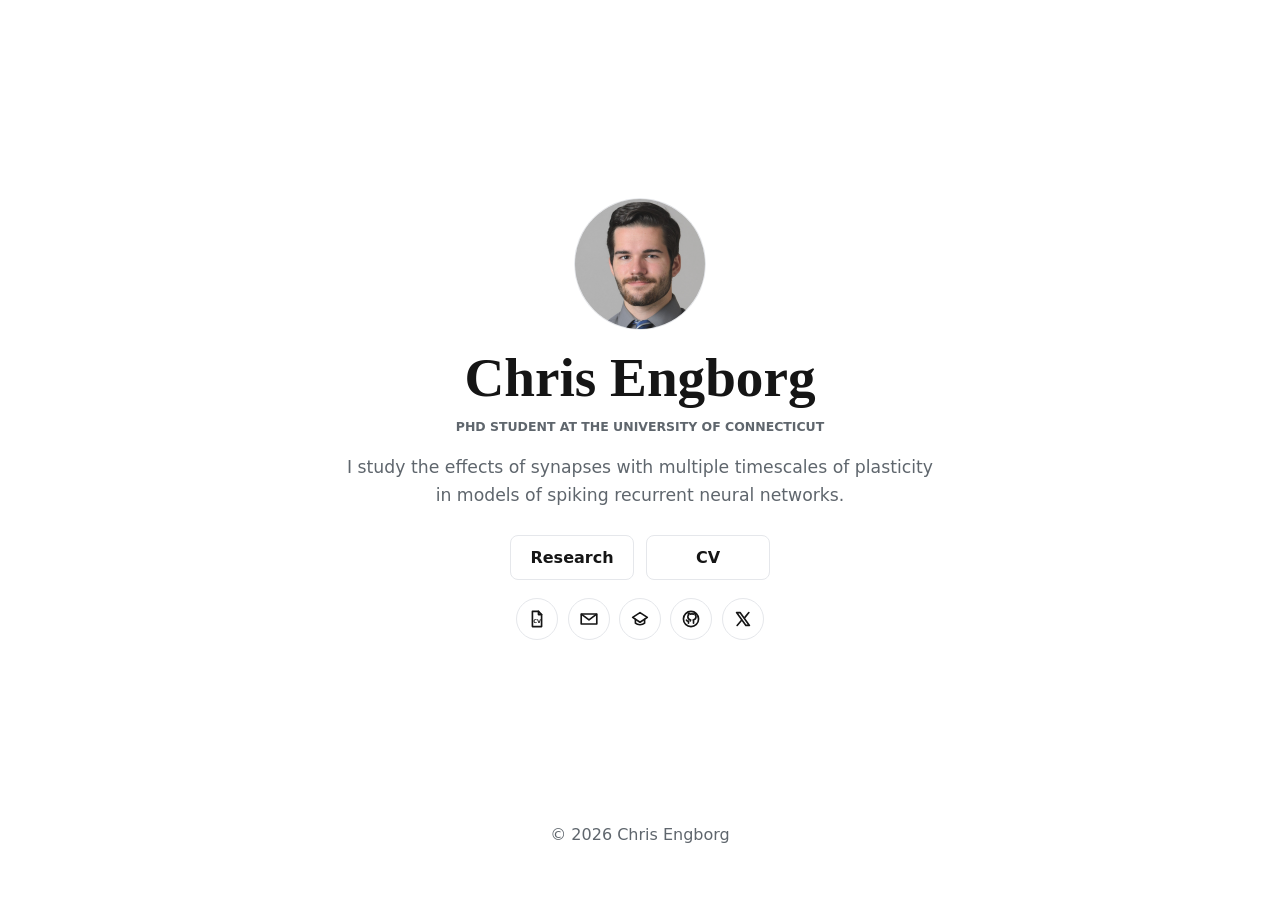
<file: index.html>
<!doctype html>
<html lang="en">
  <head>
    <meta charset="utf-8">
    <meta name="viewport" content="width=device-width, initial-scale=1">
    <meta name="description" content="Personal academic homepage for Chris Engborg.">
    <title>Chris Engborg</title>
    <link rel="stylesheet" href="styles.css">
  </head>
  <body>
    <a class="skip-link" href="#main">Skip to content</a>

    <main id="main" class="home-main">
      <section class="home-card" aria-labelledby="home-title">
        <img class="home-face" src="assets/Face.png" alt="Chris Engborg">
        <h1 id="home-title">Chris Engborg</h1>
        <p class="eyebrow"> </p>
        <p class="eyebrow">PhD student at the University of Connecticut</p>
        <p class="home-summary">
          I study  the effects of synapses with multiple timescales of plasticity in models of spiking
          recurrent neural networks.
        </p>

        <nav class="home-tabs" aria-label="Main pages">
          <a href="research.html">Research</a>
          <a href="cv.html">CV</a>
        </nav>

        <div class="icon-links" aria-label="Profile links">
          <a href="assets/Engborg_CV_5-1-26.pdf" aria-label="CV PDF" title="CV PDF">
            <svg class="doc-icon" viewBox="0 0 24 24" aria-hidden="true">
              <path d="M7 3.75h6.6L17 7.15v13.1H7z"></path>
              <path d="M13.6 3.75v3.4H17"></path>
              <text x="12" y="16.2">CV</text>
            </svg>
          </a>
          <a href="mailto:christopher.b.engborg@uconn.edu" aria-label="Email" title="Email">
            <svg viewBox="0 0 24 24" aria-hidden="true">
              <path d="M3.5 6.5h17v11h-17z"></path>
              <path d="m4 7 8 6 8-6"></path>
            </svg>
          </a>
          <a href="https://scholar.google.com/citations?user=r0flqjIAAAAJ&hl=en" aria-label="Google Scholar" title="Google Scholar">
            <svg viewBox="0 0 24 24" aria-hidden="true">
              <path d="M4 10.25 12 5l8 5.25-8 5.25z"></path>
              <path d="M7 12.45v4.15c1.2 1.05 2.87 1.65 5 1.65s3.8-.6 5-1.65v-4.15"></path>
            </svg>
          </a>
          <a href="https://github.com/cengborg" aria-label="GitHub" title="GitHub">
            <svg viewBox="0 0 24 24" aria-hidden="true">
              <circle cx="12" cy="12" r="8.25"></circle>
              <path d="M9.25 16.5v-2.2c-1.5.32-1.86-.62-2.24-1.15"></path>
              <path d="M14.75 16.5v-2.2c0-.63-.22-1.03-.47-1.24 1.55-.18 3.17-.78 3.17-3.42 0-.77-.26-1.38-.72-1.87.08-.18.32-.92-.07-1.84 0 0-.58-.2-1.91.72a6.1 6.1 0 0 0-3.5 0c-1.33-.92-1.91-.72-1.91-.72-.39.92-.15 1.66-.07 1.84-.46.49-.72 1.1-.72 1.87 0 2.63 1.61 3.24 3.15 3.42-.2.18-.38.5-.44.96"></path>
            </svg>
          </a>
          <a href="https://twitter.com/chris__engborg" aria-label="Twitter" title="Twitter">
            <svg viewBox="0 0 24 24" aria-hidden="true">
              <path d="m5 5 10.2 14h3.8L8.8 5z"></path>
              <path d="M5.6 19 10 13.9"></path>
              <path d="M14.1 10.25 18.4 5"></path>
            </svg>
          </a>
        </div>
      </section>
    </main>

    <footer class="site-footer home-footer">
      <p>&copy; <span id="year"></span> Chris Engborg</p>
    </footer>

    <script src="script.js" defer></script>
  </body>
</html>
</file>
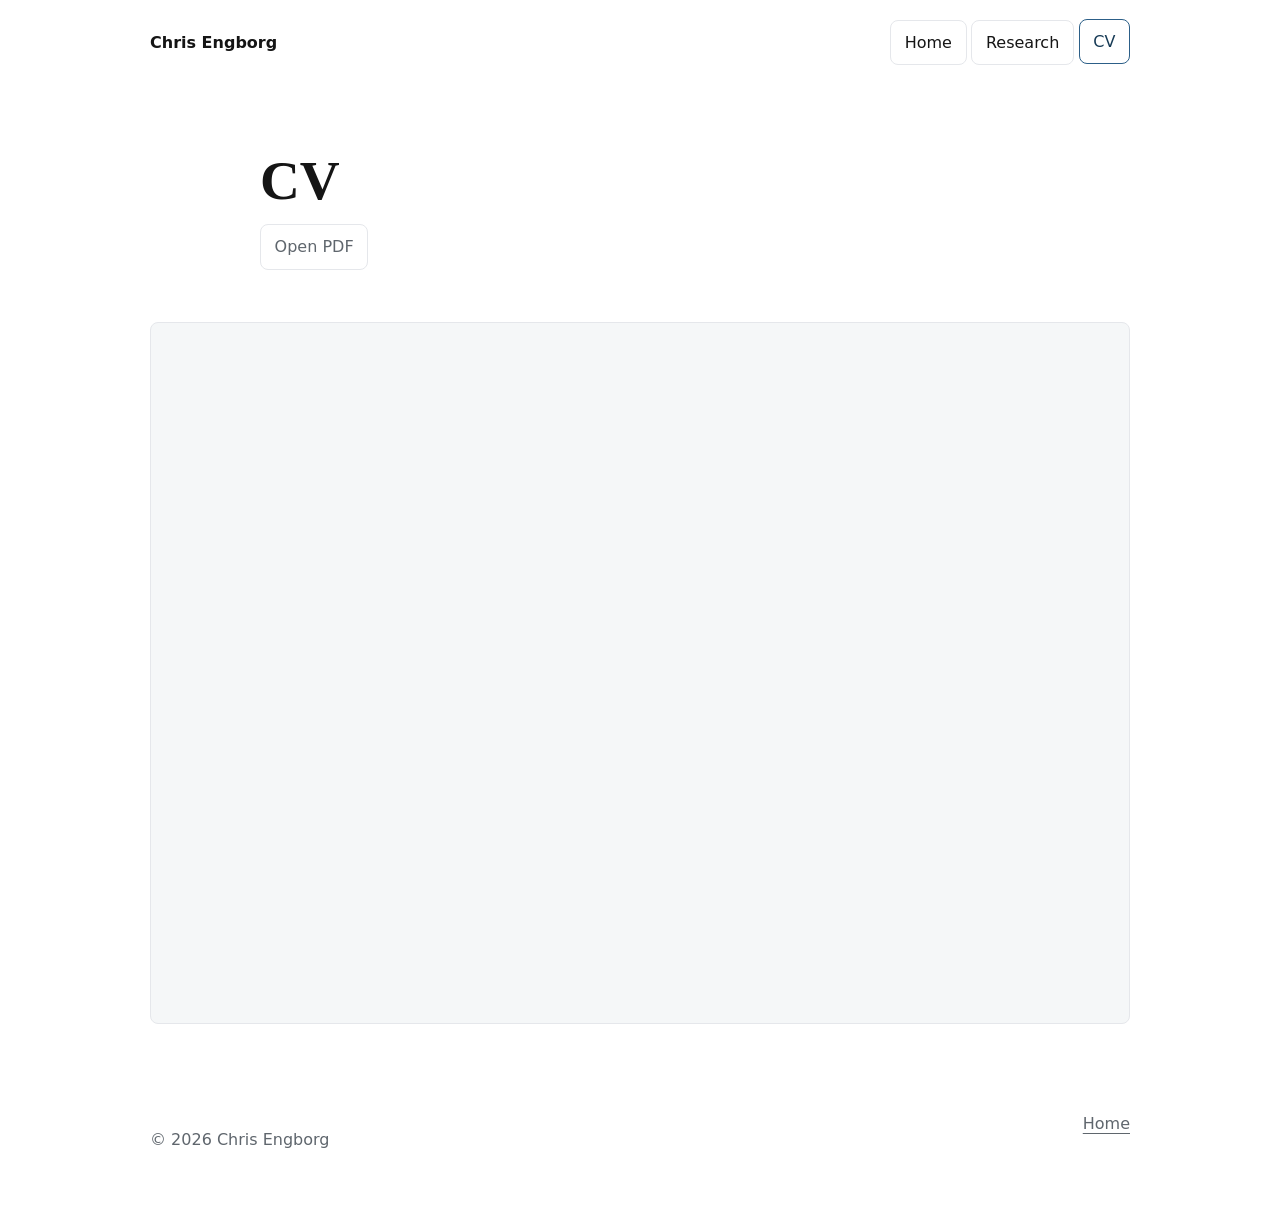
<file: cv.html>
<!doctype html>
<html lang="en">
  <head>
    <meta charset="utf-8">
    <meta name="viewport" content="width=device-width, initial-scale=1">
    <meta name="description" content="CV for Chris Engborg.">
    <title>CV | Chris Engborg</title>
    <link rel="stylesheet" href="styles.css">
  </head>
  <body>
    <a class="skip-link" href="#main">Skip to content</a>

    <header class="site-header" aria-label="Primary">
      <a class="brand" href="index.html">Chris Engborg</a>
      <nav class="site-nav" aria-label="Site pages">
        <a href="index.html">Home</a>
        <a href="research.html">Research</a>
        <a aria-current="page" href="cv.html">CV</a>
      </nav>
    </header>

    <main id="main">
      <section class="page-intro section-shell">
        <h1>CV</h1>
        <p>
          <a class="text-link" href="assets/Engborg_CV_5-1-26.pdf">Open PDF</a>
        </p>
      </section>

      <section class="section-shell pdf-section" aria-label="Embedded CV PDF">
        <iframe class="pdf-frame" src="assets/Engborg_CV_5-1-26.pdf" title="Chris Engborg CV"></iframe>
      </section>
    </main>

    <footer class="site-footer">
      <p>&copy; <span id="year"></span> Chris Engborg</p>
      <a href="index.html">Home</a>
    </footer>

    <script src="script.js" defer></script>
  </body>
</html>
</file>
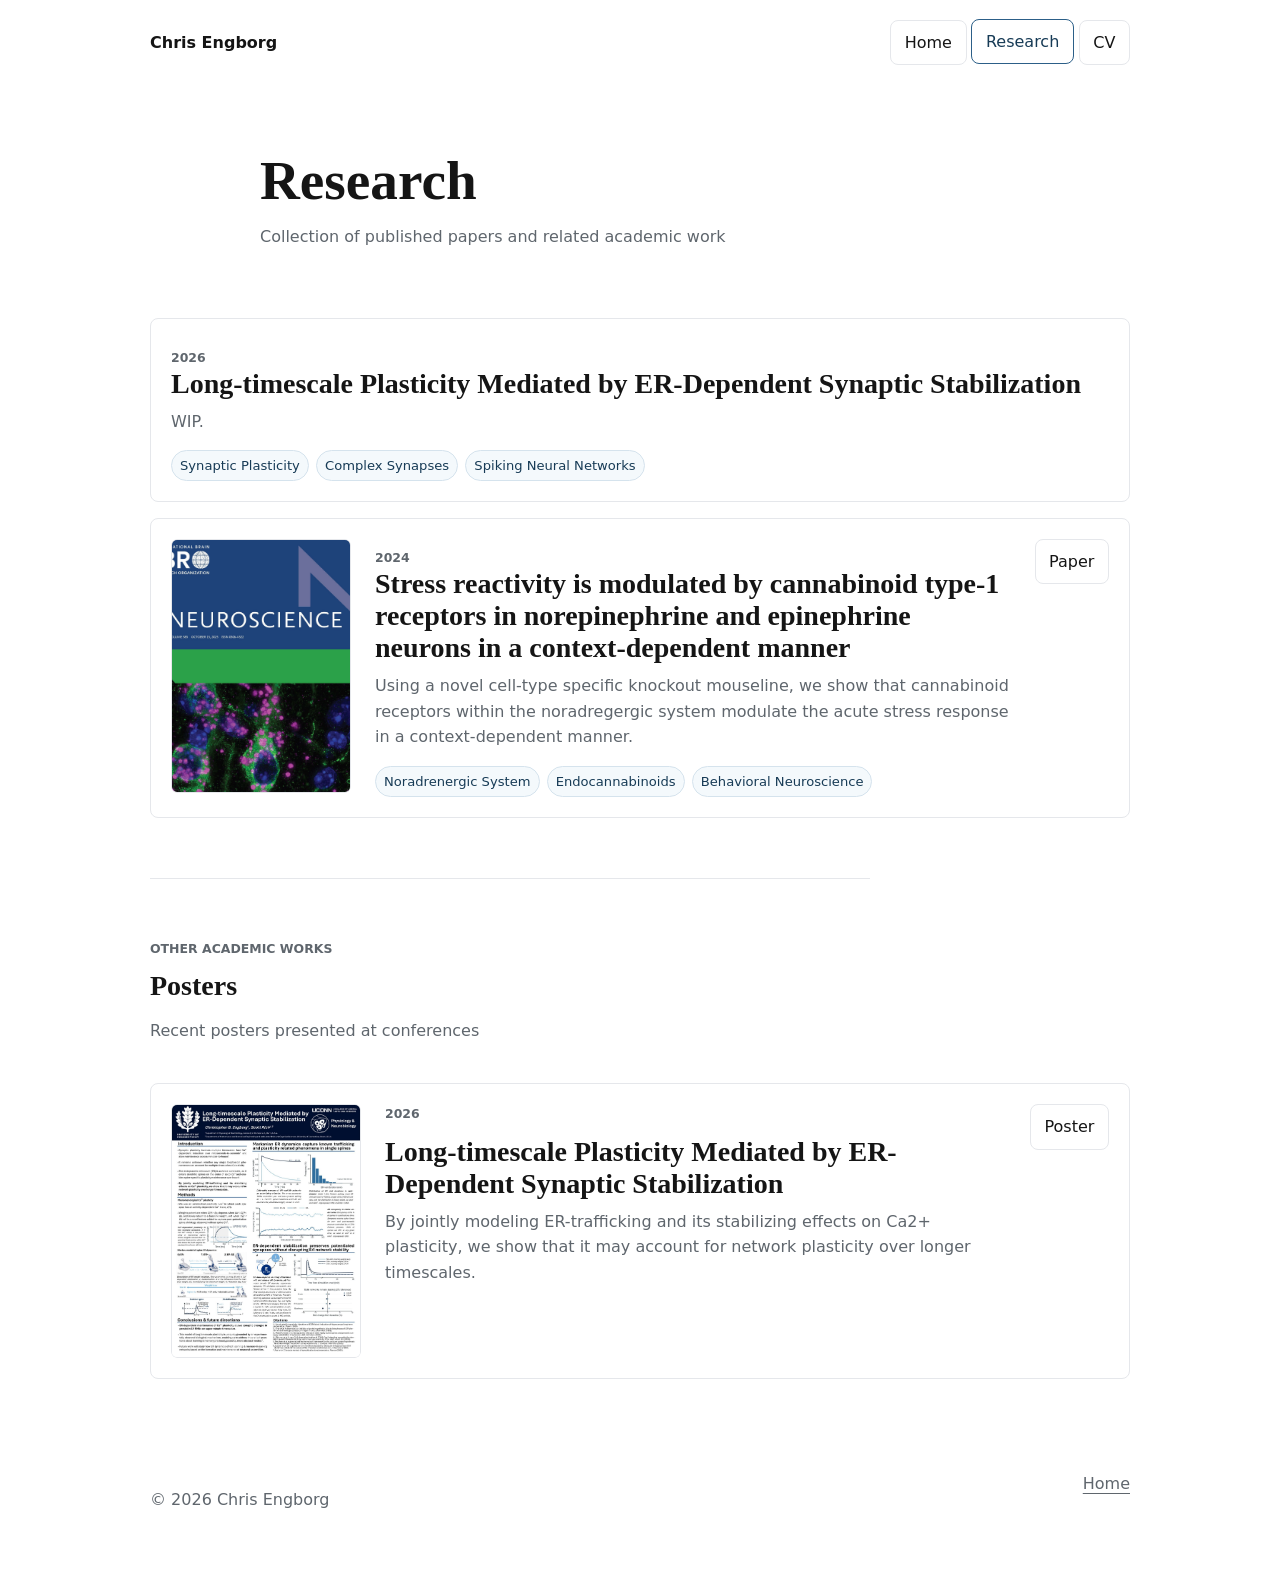
<file: research.html>
<!doctype html>
<html lang="en">
  <head>
    <meta charset="utf-8">
    <meta name="viewport" content="width=device-width, initial-scale=1">
    <meta name="description" content="My research.">
    <title>Research | Chris Engborg</title>
    <link rel="stylesheet" href="styles.css">
  </head>
  <body>
    <a class="skip-link" href="#main">Skip to content</a>

    <header class="site-header" aria-label="Primary">
      <a class="brand" href="index.html">Chris Engborg</a>
      <nav class="site-nav" aria-label="Site pages">
        <a href="index.html">Home</a>
        <a aria-current="page" href="research.html">Research</a>
        <a href="cv.html">CV</a>
      </nav>
    </header>

    <main id="main">
      <section class="page-intro section-shell">
        <h1>Research</h1>
        <p>
          Collection of published papers and related academic work
        </p>
      </section>

      <section class="section-shell">
        <div class="work-list">
          <article class="work-item">
            <div>
              <p class="work-date">2026</p>
              <h2>Long-timescale Plasticity Mediated by 
                  ER-Dependent Synaptic Stabilization </h2>
              <p>
                WIP.
              </p>
              <ul class="tag-list" aria-label="Topics">
                <li>Synaptic Plasticity</li>
                <li>Complex Synapses</li>
                <li>Spiking Neural Networks</li>
              </ul>
            </div>
          </article>

          <article class="work-item work-item-with-cover">
            <a class="work-cover-link" href="https://www.sciencedirect.com/science/article/pii/S0306452225008942" aria-label="Open the endocannabinoid research article on ScienceDirect">
              <img class="work-cover" src="assets/Neuroscience Cnr1 Cover Art.jpg" alt="Cover of Neuroscience volume 585 featuring artwork from the endocannabinoid study">
            </a>
            <div>
              <p class="work-date">2024</p>
              <h2>Stress reactivity is modulated by cannabinoid 
                type-1 receptors in norepinephrine and epinephrine 
                neurons in a context-dependent manner</h2>
              <p>
                Using a novel cell-type specific knockout mouseline, we show that cannabinoid receptors within the noradregergic system 
                modulate the acute stress response in a context-dependent manner.
              </p>
              <ul class="tag-list" aria-label="Topics">
                <li>Noradrenergic System</li>
                <li>Endocannabinoids</li>
                <li>Behavioral Neuroscience</li>
              </ul>
            </div>
            <div class="work-links" aria-label="Project links">
              <a href="https://www.sciencedirect.com/science/article/pii/S0306452225008942">Paper</a>
            </div>
          </article>
        </div>
      </section>

      <section class="section-shell">
        <div class="section-heading">
          <p class="eyebrow">Other academic works</p>
          <h2>Posters</h2>
          <p>
            Recent posters presented at conferences
          </p>
        </div>
        <div class="poster-list">
          <article class="poster-item">
            <a class="poster-preview" href="assets/OCNS_Poster_Final_7-8-26.pdf" aria-label="View the full Long-timescale Plasticity poster PDF">
              <img src="assets/OCNS_Poster_Preview.jpg" alt="Preview of the Long-timescale Plasticity Mediated by ER-Dependent Synaptic Stabilization poster">
            </a>
            <div>
              <p class="work-date">2026</p>
              <h3>Long-timescale Plasticity Mediated by ER-Dependent Synaptic Stabilization</h3>
              <p>By jointly modeling ER-trafficking and its stabilizing
                  effects on Ca2+ plasticity, we show that it may account for
                  network plasticity over longer timescales.</p>
            </div>
            <a class="text-link" href="assets/OCNS_Poster_Final_7-8-26.pdf">Poster</a>
          </article>
        </div>
      </section>

    </main>

    <footer class="site-footer">
      <p>&copy; <span id="year"></span> Chris Engborg</p>
      <a href="index.html">Home</a>
    </footer>

    <script src="script.js" defer></script>
  </body>
</html>
</file>
<file: styles.css>
:root {
  color-scheme: light;
  --ink: #151515;
  --muted: #5f666d;
  --line: #e5e7eb;
  --surface: #ffffff;
  --soft: #f5f7f8;
  --accent: #2c5f88;
  --accent-ink: #173b56;
}

* {
  box-sizing: border-box;
}

html {
  scroll-behavior: smooth;
}

body {
  min-height: 100vh;
  margin: 0;
  background: #ffffff;
  color: var(--ink);
  font-family: 'Inter', 'Montserrat', ui-sans-serif, system-ui, -apple-system, BlinkMacSystemFont, "Segoe UI", sans-serif;
  font-size: 16px;
  line-height: 1.6;
}

a {
  color: inherit;
  text-decoration-thickness: 1px;
  text-underline-offset: 4px;
}

img,
svg {
  display: block;
}

code {
  padding: 0.08rem 0.28rem;
  border: 1px solid var(--line);
  border-radius: 4px;
  background: var(--soft);
  font-size: 0.92em;
}

.skip-link {
  position: absolute;
  left: 1rem;
  top: 1rem;
  z-index: 10;
  padding: 0.5rem 0.75rem;
  transform: translateY(-180%);
  background: var(--ink);
  color: #ffffff;
}

.skip-link:focus {
  transform: translateY(0);
}

.section-shell,
.site-header,
.site-footer {
  width: min(980px, calc(100% - 32px));
  margin-inline: auto;
}

.site-header {
  display: flex;
  align-items: center;
  justify-content: space-between;
  gap: 1rem;
  padding: 1.25rem 0;
}

.brand {
  font-weight: 800;
  text-decoration: none;
  white-space: nowrap;
}

.site-nav,
.home-tabs,
.work-links,
.icon-links {
  display: flex;
  flex-wrap: wrap;
  align-items: center;
}

.site-nav {
  justify-content: flex-end;
  gap: 0.3rem;
}

.site-nav a,
.home-tabs a,
.work-links a,
.text-link {
  min-height: 40px;
  display: inline-flex;
  align-items: center;
  justify-content: center;
  padding: 0.55rem 0.85rem;
  border: 1px solid var(--line);
  border-radius: 8px;
  background: #ffffff;
  text-decoration: none;
  transition: border-color 160ms ease, color 160ms ease, transform 160ms ease;
}

.site-nav a:hover,
.site-nav a[aria-current="page"],
.home-tabs a:hover,
.work-links a:hover,
.text-link:hover {
  border-color: var(--accent);
  color: var(--accent-ink);
  transform: translateY(-1px);
}

.home-main {
  min-height: calc(100vh - 94px);
  display: grid;
  place-items: center;
  padding: 4rem 1rem 2rem;
}

.home-card {
  width: min(680px, 100%);
  text-align: center;
}

.home-face {
  width: 132px;
  height: 132px;
  margin: 0 auto 1.25rem;
  border: 1px solid var(--line);
  border-radius: 50%;
  object-fit: cover;
  object-position: 50% 18%;
}

.eyebrow,
.work-date {
  margin: 0 0 0.7rem;
  color: var(--muted);
  font-size: 0.78rem;
  font-weight: 800;
  letter-spacing: 0;
  text-transform: uppercase;
}

h1,
h2,
h3,
p {
  overflow-wrap: anywhere;
}

h1 {
  margin: 0;
  font-family: Georgia, "Times New Roman", serif;
  font-size: 3.45rem;
  line-height: 1;
  letter-spacing: 0;
}

.home-card h1 {
  white-space: nowrap;
}

h2,
.poster-item h3 {
  margin: 0;
  font-family: Georgia, "Times New Roman", serif;
  font-size: 1.75rem;
  line-height: 1.15;
  letter-spacing: 0;
}

h3 {
  margin: 0 0 0.45rem;
  font-size: 1.05rem;
  line-height: 1.25;
  letter-spacing: 0;
}

.home-summary {
  max-width: 54ch;
  margin: 1.1rem auto 0;
  color: var(--muted);
  font-size: 1.08rem;
}

.home-tabs {
  justify-content: center;
  gap: 0.75rem;
  margin-top: 1.6rem;
}

.home-tabs a {
  min-width: 124px;
  font-weight: 700;
}

.icon-links {
  justify-content: center;
  gap: 0.58rem;
  margin-top: 1.1rem;
}

.icon-links a {
  width: 42px;
  height: 42px;
  display: inline-flex;
  align-items: center;
  justify-content: center;
  border: 1px solid var(--line);
  border-radius: 50%;
  background: #ffffff;
  color: var(--ink);
  text-decoration: none;
  transition: border-color 160ms ease, color 160ms ease, transform 160ms ease;
}

.icon-links a:hover {
  border-color: var(--accent);
  color: var(--accent);
  transform: translateY(-1px);
}

.icon-links svg {
  width: 22px;
  height: 22px;
  fill: none;
  stroke: currentColor;
  stroke-linecap: round;
  stroke-linejoin: round;
  stroke-width: 1.8;
}

.icon-links .doc-icon text {
  fill: currentColor;
  stroke: none;
  font-family: Inter, ui-sans-serif, system-ui, -apple-system, BlinkMacSystemFont, "Segoe UI", sans-serif;
  font-size: 5.6px;
  font-weight: 800;
  text-anchor: middle;
}

.page-intro {
  max-width: 760px;
  padding: 4.25rem 0 2.25rem;
}

.page-intro p {
  max-width: 62ch;
  color: var(--muted);
}

.work-list {
  display: grid;
  gap: 1rem;
  padding: 1rem 0 3.75rem;
}

.work-item {
  display: grid;
  grid-template-columns: minmax(0, 1fr) auto;
  gap: 1.5rem;
  padding: 1.25rem;
  border: 1px solid var(--line);
  border-radius: 8px;
  background: #ffffff;
}

.work-item-with-cover {
  grid-template-columns: 180px minmax(0, 1fr) auto;
}

.work-cover-link {
  align-self: start;
  border-radius: 6px;
  overflow: hidden;
}

.work-cover {
  width: 100%;
  aspect-ratio: 0.71;
  border: 1px solid var(--line);
  border-radius: 6px;
  object-fit: cover;
  transition: opacity 160ms ease;
}

.work-cover-link:hover .work-cover {
  opacity: 0.86;
}

.work-item p {
  max-width: 72ch;
  margin: 0.55rem 0 0;
  color: var(--muted);
}

.tag-list {
  display: flex;
  flex-wrap: wrap;
  gap: 0.45rem;
  padding: 0;
  margin: 1rem 0 0;
  list-style: none;
}

.tag-list li {
  padding: 0.24rem 0.5rem;
  border: 1px solid #d5e3ed;
  border-radius: 999px;
  color: var(--accent-ink);
  background: #f4f9fc;
  font-size: 0.82rem;
}

.work-links {
  align-items: flex-start;
  gap: 0.5rem;
}

.section-heading {
  max-width: 720px;
  padding: 3.75rem 0 1.5rem;
  border-top: 1px solid var(--line);
}

.section-heading p {
  color: var(--muted);
}

.poster-list {
  padding-bottom: 3.75rem;
}

.poster-item {
  display: grid;
  grid-template-columns: 190px minmax(0, 1fr) auto;
  gap: 1.5rem;
  align-items: start;
  padding: 1.25rem;
  border: 1px solid var(--line);
  border-radius: 8px;
  background: #ffffff;
}

.poster-preview {
  display: block;
  border-radius: 6px;
  overflow: hidden;
}

.poster-preview img {
  width: 100%;
  aspect-ratio: 3 / 4;
  border: 1px solid var(--line);
  border-radius: 6px;
  object-fit: cover;
  transition: opacity 160ms ease;
}

.poster-preview:hover img {
  opacity: 0.86;
}

.poster-item p:last-child {
  max-width: 72ch;
  margin: 0.55rem 0 0;
  color: var(--muted);
}

.video-grid {
  display: grid;
  grid-template-columns: repeat(2, minmax(0, 1fr));
  gap: 1rem;
  padding-bottom: 3.75rem;
}

.video-card {
  border: 1px solid var(--line);
  border-radius: 8px;
  background: #ffffff;
  overflow: clip;
}

.video-frame {
  width: 100%;
  aspect-ratio: 16 / 9;
  border: 0;
  background: var(--soft);
}

.video-placeholder {
  display: grid;
  min-height: 230px;
  place-items: center;
  padding: 1.25rem;
  text-align: center;
}

.video-placeholder span {
  display: inline-flex;
  width: 56px;
  height: 56px;
  align-items: center;
  justify-content: center;
  border: 1px solid var(--accent);
  border-radius: 50%;
  color: var(--accent);
  font-weight: 800;
}

.video-body {
  padding: 1rem;
}

.video-body p {
  margin: 0.35rem 0 0;
  color: var(--muted);
}

.text-lab {
  padding-bottom: 4rem;
}

#textCanvas {
  width: 100%;
  height: auto;
  border: 1px solid var(--line);
  border-radius: 8px;
  background: #111111;
}

.pdf-section {
  padding-bottom: 3rem;
}

.pdf-frame {
  width: 100%;
  min-height: 78vh;
  border: 1px solid var(--line);
  border-radius: 8px;
  background: var(--soft);
}

.site-footer {
  display: flex;
  justify-content: space-between;
  gap: 1rem;
  padding: 2rem 0 3rem;
  color: var(--muted);
}

.home-footer {
  justify-content: center;
  padding-top: 0;
}

@media (max-width: 760px) {
  .site-header {
    align-items: flex-start;
    flex-direction: column;
  }

  .site-nav {
    justify-content: flex-start;
  }

  h1 {
    font-size: 2.65rem;
  }

  h2,
  .poster-item h3 {
    font-size: 1.5rem;
  }

  .home-main {
    min-height: auto;
    padding-top: 3rem;
  }

  .work-item,
  .work-item-with-cover,
  .poster-item,
  .video-grid {
    grid-template-columns: 1fr;
  }

  .work-cover-link {
    width: min(220px, 100%);
  }

  .poster-preview {
    width: min(280px, 100%);
  }

  .work-links {
    flex-wrap: wrap;
  }
}

@media (max-width: 460px) {
  .section-shell,
  .site-header,
  .site-footer {
    width: min(100% - 24px, 980px);
  }

  h1 {
    font-size: 2.3rem;
  }

  .home-face {
    width: 116px;
    height: 116px;
  }

  .home-tabs a {
    flex: 1 1 120px;
  }

  .site-footer {
    flex-direction: column;
  }
}

@media (prefers-reduced-motion: reduce) {
  *,
  *::before,
  *::after {
    scroll-behavior: auto !important;
    transition-duration: 0.01ms !important;
    animation-duration: 0.01ms !important;
    animation-iteration-count: 1 !important;
  }
}
</file>
